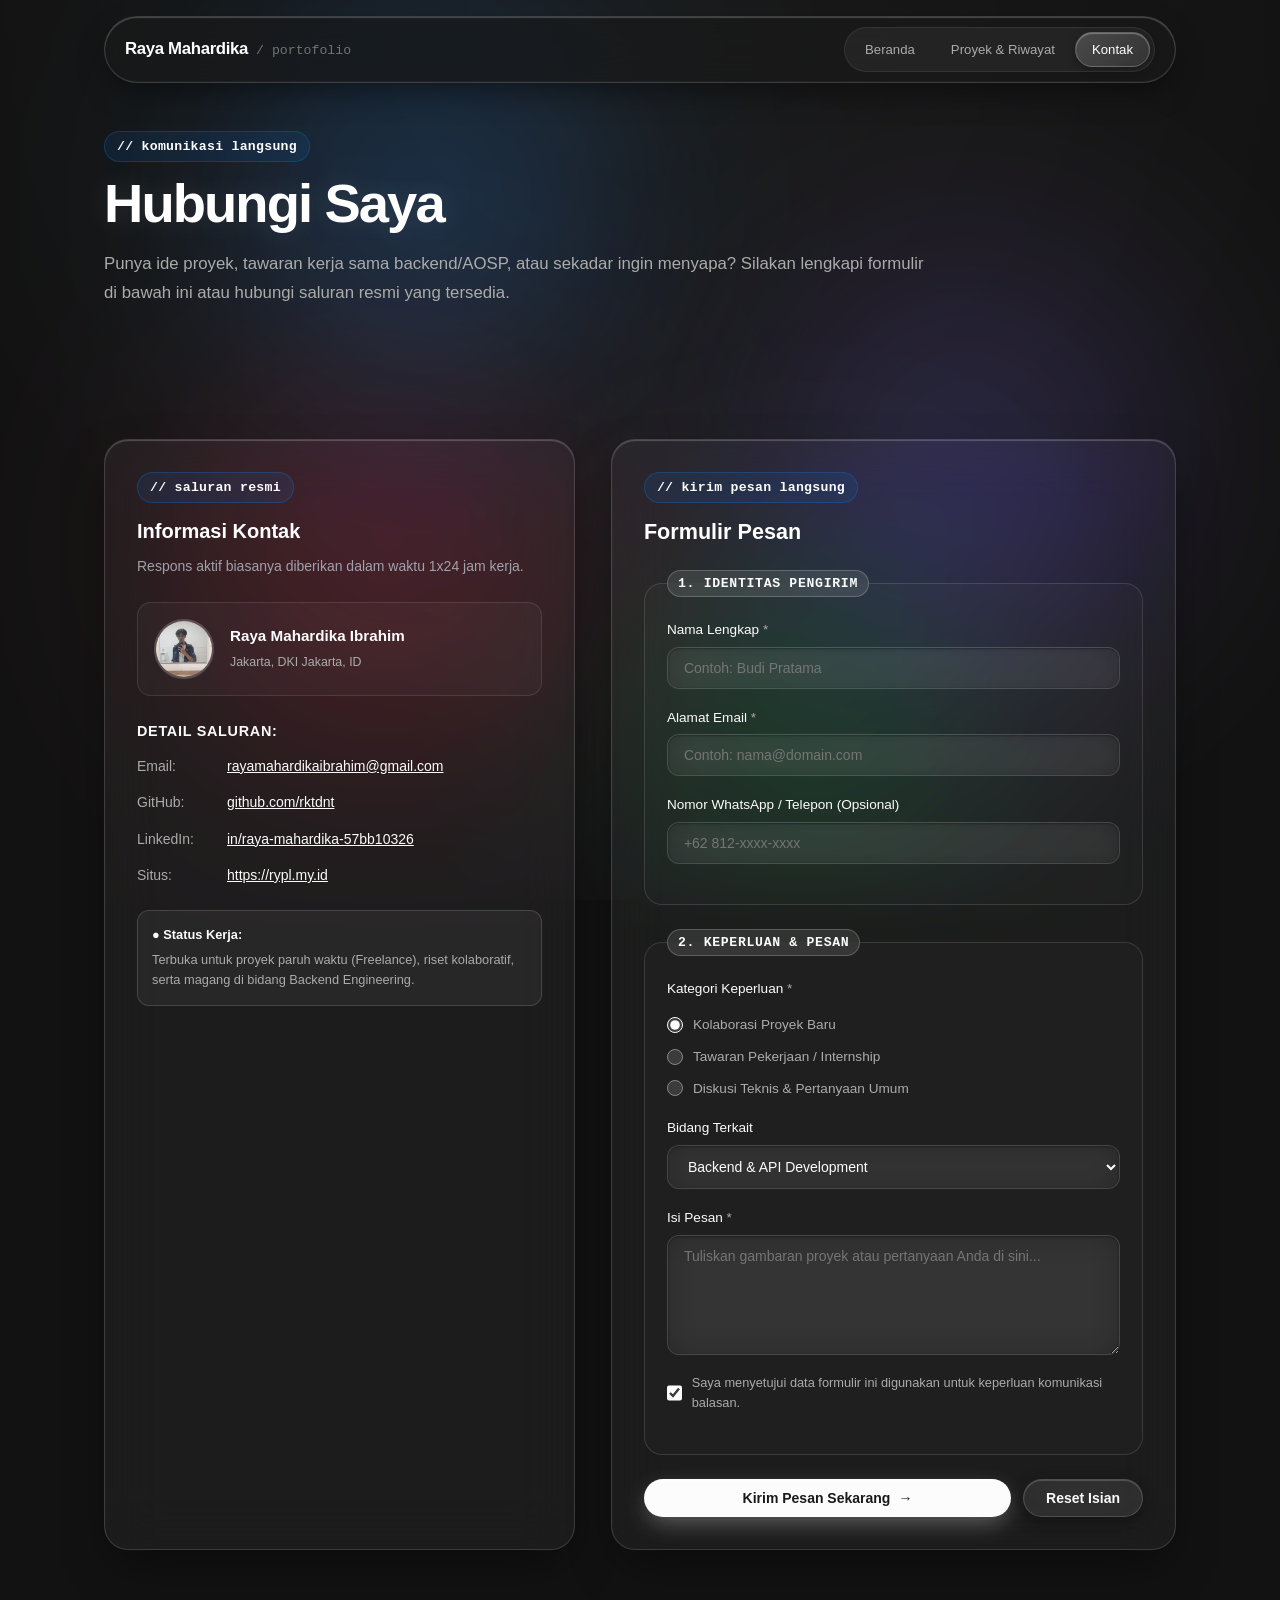
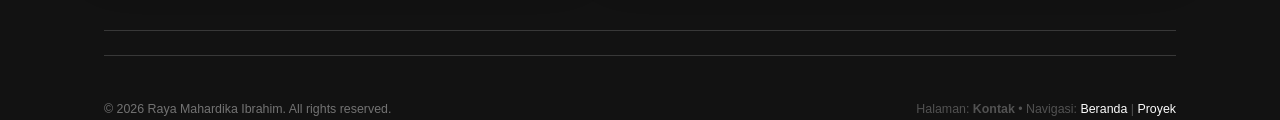
<file: kontak.html>
<!DOCTYPE html>
<html lang="id">
<head>
  <meta charset="UTF-8" />
  <meta name="viewport" content="width=device-width, initial-scale=1.0" />
  <title>Raya Mahardika Ibrahim — Kontak &amp; Formulir</title>
  
  <!-- CSS Eksternal -->
  <link rel="stylesheet" href="style.css" />

  <!-- CSS Internal (Khusus Halaman Formulir Kontak: Apple Liquid Glass) -->
  <style>
    /* Styling Internal: Khusus Elemen Form dan Input Bergaya Apple Liquid Glass */
    .contact-layout {
      display: grid;
      grid-template-columns: 1fr 1.2fr;
      gap: 36px;
      margin-top: 24px;
    }

    .form-container,
    .info-card {
      background: rgba(255, 255, 255, 0.045);
      backdrop-filter: blur(28px) saturate(190%);
      -webkit-backdrop-filter: blur(28px) saturate(190%);
      border: 1px solid rgba(255, 255, 255, 0.14);
      border-radius: 24px;
      box-shadow: 0 20px 48px -12px rgba(0, 0, 0, 0.5), inset 0 1px 1px rgba(255, 255, 255, 0.22);
      padding: 32px;
    }

    .info-card {
      display: flex;
      flex-direction: column;
      gap: 24px;
    }

    .contact-form fieldset {
      border: 1px solid rgba(255, 255, 255, 0.12);
      border-radius: 18px;
      padding: 22px;
      margin-bottom: 24px;
      background: rgba(255, 255, 255, 0.02);
    }

    .contact-form legend {
      color: #fcfcfc;
      font-size: 0.825rem;
      font-weight: 600;
      padding: 2px 10px;
      font-family: monospace;
      letter-spacing: 0.05em;
      background: rgba(255, 255, 255, 0.1);
      border: 1px solid rgba(255, 255, 255, 0.2);
      border-radius: 9999px;
    }

    .form-group {
      display: flex;
      flex-direction: column;
      gap: 6px;
      margin-bottom: 18px;
    }

    .form-label {
      font-size: 0.85rem;
      font-weight: 500;
      color: #fcfcfc;
    }

    .form-label .required {
      color: #ababab;
    }

    /* Styling Elemen Input, Select, dan Textarea Kaca */
    .form-input,
    .form-select,
    .form-textarea {
      width: 100%;
      padding: 12px 16px;
      background: rgba(255, 255, 255, 0.04);
      backdrop-filter: blur(16px);
      -webkit-backdrop-filter: blur(16px);
      border: 1px solid rgba(255, 255, 255, 0.12);
      border-radius: 12px;
      color: #fcfcfc;
      font-family: inherit;
      font-size: 0.875rem;
      transition: all 0.2s ease;
      box-sizing: border-box;
      box-shadow: inset 0 1px 2px rgba(0, 0, 0, 0.3);
    }

    .form-input:focus,
    .form-select:focus,
    .form-textarea:focus {
      outline: none;
      background: rgba(255, 255, 255, 0.07);
      border-color: #fcfcfc;
      box-shadow: 0 0 0 3px rgba(252, 252, 252, 0.25), inset 0 1px 1px rgba(255, 255, 255, 0.2);
    }

    .form-textarea {
      resize: vertical;
      min-height: 120px;
    }

    /* Radio dan Checkbox Grouping */
    .radio-group,
    .checkbox-group {
      display: flex;
      flex-direction: column;
      gap: 10px;
      margin-top: 8px;
    }

    .choice-label {
      display: flex;
      align-items: center;
      gap: 10px;
      font-size: 0.85rem;
      color: #ababab;
      cursor: pointer;
    }

    .choice-label input[type="radio"],
    .choice-label input[type="checkbox"] {
      accent-color: #fcfcfc;
      width: 16px;
      height: 16px;
      cursor: pointer;
    }

    @media (max-width: 860px) {
      .contact-layout {
        grid-template-columns: 1fr;
      }
    }
  </style>
</head>
<body>
  <!-- Ambient Liquid Background Layer -->
  <div class="liquid-ambient-bg" aria-hidden="true">
    <div class="liquid-orb orb-1"></div>
    <div class="liquid-orb orb-2"></div>
    <div class="liquid-orb orb-3"></div>
    <div class="liquid-orb orb-4"></div>
  </div>

  <div class="site-wrapper">
    <!-- Header & Navigasi Antar Halaman (HTML5 Semantic) -->
    <header class="navbar">
      <div class="nav-container">
        <a href="index.html" class="brand">
          <span class="brand-title">Raya Mahardika</span>
          <span class="brand-subtitle">/ portofolio</span>
        </a>
        <nav class="nav-links">
          <a href="index.html" class="nav-item">Beranda</a>
          <a href="proyek.html" class="nav-item">Proyek &amp; Riwayat</a>
          <a href="kontak.html" class="nav-item active">Kontak</a>
        </nav>
      </div>
    </header>

    <!-- Konten Utama (HTML5 Semantic: <main>) -->
    <main class="main-content">
      <!-- Section Pengantar -->
      <section class="section">
        <div class="section-label">// komunikasi langsung</div>
        <h1 class="hero-title">Hubungi Saya</h1>
        <p class="hero-bio">
          Punya ide proyek, tawaran kerja sama backend/AOSP, atau sekadar ingin menyapa? Silakan lengkapi formulir di bawah ini atau hubungi saluran resmi yang tersedia.
        </p>
      </section>

      <!-- Layout 2 Kolom: Info Kontak & Formulir Lengkap -->
      <section class="contact-layout">
        <!-- Kolom Kiri: Informasi Kontak & Image (HTML5 <aside>) -->
        <aside class="info-card">
          <div>
            <div class="section-label">// saluran resmi</div>
            <h2 style="color: #ffffff; font-size: 1.25rem; margin-bottom: 8px;">Informasi Kontak</h2>
            <p style="color: #a1a1aa; font-size: 0.875rem;">
              Respons aktif biasanya diberikan dalam waktu 1x24 jam kerja.
            </p>
          </div>

          <!-- Elemen Image Avatar Miniatura -->
          <div style="display: flex; align-items: center; gap: 16px; padding: 16px; background: rgba(255, 255, 255, 0.03); border-radius: 14px; border: 1px solid rgba(255, 255, 255, 0.1);">
            <img 
              src="avatar.png" 
              alt="Avatar Raya" 
              width="60" 
              height="60" 
              style="border-radius: 50%; border: 2px solid rgba(255, 255, 255, 0.2);"
            />
            <div>
              <strong style="color: #fcfcfc; font-size: 0.95rem; display: block;">Raya Mahardika Ibrahim</strong>
              <span style="color: #ababab; font-size: 0.775rem;">Jakarta, DKI Jakarta, ID</span>
            </div>
          </div>

          <!-- Elemen List: Kontak Cepat (<ul>) & Link (<a>) -->
          <div>
            <h3 style="color: #fcfcfc; font-size: 0.9rem; margin-bottom: 12px; text-transform: uppercase; letter-spacing: 0.05em;">Detail Saluran:</h3>
            <ul style="list-style: none; padding: 0; display: flex; flex-direction: column; gap: 14px; font-size: 0.875rem;">
              <li style="display: flex; gap: 10px;">
                <span style="color: #ababab; width: 80px;">Email:</span>
                <a href="mailto:rayamahardikaibrahim@gmail.com" style="color: #fcfcfc; text-decoration: underline;">
                  rayamahardikaibrahim@gmail.com
                </a>
              </li>
              <li style="display: flex; gap: 10px;">
                <span style="color: #ababab; width: 80px;">GitHub:</span>
                <a href="https://github.com/rktdnt" target="_blank" rel="noopener noreferrer" style="color: #fcfcfc; text-decoration: underline;">
                  github.com/rktdnt
                </a>
              </li>
              <li style="display: flex; gap: 10px;">
                <span style="color: #ababab; width: 80px;">LinkedIn:</span>
                <a href="https://linkedin.com/in/raya-mahardika-57bb10326" target="_blank" rel="noopener noreferrer" style="color: #fcfcfc; text-decoration: underline;">
                  in/raya-mahardika-57bb10326
                </a>
              </li>
              <li style="display: flex; gap: 10px;">
                <span style="color: #ababab; width: 80px;">Situs:</span>
                <a href="https://rypl.my.id" target="_blank" rel="noopener noreferrer" style="color: #fcfcfc; text-decoration: underline;">
                  https://rypl.my.id
                </a>
              </li>
            </ul>
          </div>

          <!-- CSS Inline Contoh 4: Box catatan ketersediaan -->
          <div style="background: rgba(255, 255, 255, 0.05); border: 1px solid rgba(255, 255, 255, 0.15); padding: 14px; border-radius: 12px;">
            <span style="color: #fcfcfc; font-size: 0.8rem; font-weight: 600; display: block; margin-bottom: 4px;">
              ● Status Kerja:
            </span>
            <p style="color: #ababab; font-size: 0.8rem; margin: 0;">
              Terbuka untuk proyek paruh waktu (Freelance), riset kolaboratif, serta magang di bidang Backend Engineering.
            </p>
          </div>
        </aside>

        <!-- Kolom Kanan: Elemen Form Lengkap dengan Input dan Button -->
        <article class="form-container">
          <div class="section-label">// kirim pesan langsung</div>
          <h2 style="color: #ffffff; font-size: 1.35rem; margin-bottom: 20px;">Formulir Pesan</h2>

          <!-- Elemen Form (HTML5 Semantic: <form>) -->
          <form class="contact-form" id="contact-form" onsubmit="handleFormSubmit(event)">
            <!-- Fieldset 1: Data Pengirim -->
            <fieldset>
              <legend>1. IDENTITAS PENGIRIM</legend>

              <div class="form-group">
                <label for="nama" class="form-label">
                  Nama Lengkap <span class="required">*</span>
                </label>
                <!-- Elemen Input (type="text") -->
                <input 
                  type="text" 
                  id="nama" 
                  name="nama" 
                  class="form-input" 
                  placeholder="Contoh: Budi Pratama" 
                  required 
                />
              </div>

              <div class="form-group">
                <label for="email" class="form-label">
                  Alamat Email <span class="required">*</span>
                </label>
                <!-- Elemen Input (type="email") -->
                <input 
                  type="email" 
                  id="email" 
                  name="email" 
                  class="form-input" 
                  placeholder="Contoh: nama@domain.com" 
                  required 
                />
              </div>

              <div class="form-group">
                <label for="telepon" class="form-label">
                  Nomor WhatsApp / Telepon (Opsional)
                </label>
                <!-- Elemen Input (type="tel") -->
                <input 
                  type="tel" 
                  id="telepon" 
                  name="telepon" 
                  class="form-input" 
                  placeholder="+62 812-xxxx-xxxx" 
                />
              </div>
            </fieldset>

            <!-- Fieldset 2: Keperluan & Detail Pesan -->
            <fieldset>
              <legend>2. KEPERLUAN &amp; PESAN</legend>

              <!-- Elemen Input Radio Group (type="radio") -->
              <div class="form-group">
                <span class="form-label">Kategori Keperluan <span class="required">*</span></span>
                <div class="radio-group">
                  <label class="choice-label">
                    <input type="radio" name="kategori" value="proyek" checked />
                    <span>Kolaborasi Proyek Baru</span>
                  </label>
                  <label class="choice-label">
                    <input type="radio" name="kategori" value="karir" />
                    <span>Tawaran Pekerjaan / Internship</span>
                  </label>
                  <label class="choice-label">
                    <input type="radio" name="kategori" value="diskusi" />
                    <span>Diskusi Teknis &amp; Pertanyaan Umum</span>
                  </label>
                </div>
              </div>

              <!-- Elemen Select Dropdown -->
              <div class="form-group">
                <label for="layanan" class="form-label">Bidang Terkait</label>
                <select id="layanan" name="layanan" class="form-select">
                  <option value="backend">Backend &amp; API Development</option>
                  <option value="database">Database Architecture &amp; Optimization</option>
                  <option value="aosp">Android / AOSP Custom ROM</option>
                  <option value="web">Fullstack Web App (Next.js / React)</option>
                  <option value="lainnya">Lainnya</option>
                </select>
              </div>

              <!-- Elemen Textarea -->
              <div class="form-group">
                <label for="pesan" class="form-label">
                  Isi Pesan <span class="required">*</span>
                </label>
                <textarea 
                  id="pesan" 
                  name="pesan" 
                  class="form-textarea" 
                  placeholder="Tuliskan gambaran proyek atau pertanyaan Anda di sini..." 
                  required
                ></textarea>
              </div>

              <!-- Elemen Input Checkbox (type="checkbox") -->
              <div class="form-group" style="margin-top: 10px;">
                <label class="choice-label">
                  <input type="checkbox" name="persetujuan" required checked />
                  <span style="font-size: 0.8rem;">Saya menyetujui data formulir ini digunakan untuk keperluan komunikasi balasan.</span>
                </label>
              </div>
            </fieldset>

            <!-- Aksi Tombol (Elemen Button & Input Submit/Reset) -->
            <div style="display: flex; gap: 12px; flex-wrap: wrap;">
              <!-- Elemen Button (type="submit") -->
              <button type="submit" class="btn btn-primary" style="flex: 1; justify-content: center;">
                <span>Kirim Pesan Sekarang</span>
                <span style="font-weight: bold;">&rarr;</span>
              </button>

              <!-- Elemen Button (type="reset") -->
              <button type="reset" class="btn btn-secondary">
                <span>Reset Isian</span>
              </button>
            </div>
          </form>
        </article>
      </section>
    </main>

    <!-- Footer Konsisten (HTML5 Semantic) -->
    <footer class="footer-section">
      <div class="divider"></div>
      <div class="copyright-row">
        <div class="copyright-text">
          &copy; <span id="current-year">2026</span> Raya Mahardika Ibrahim. All rights reserved.
        </div>
        <div class="tech-text">
          Halaman: <strong>Kontak</strong> &bull; Navigasi: <a href="index.html" style="color: #fcfcfc;">Beranda</a> | <a href="proyek.html" style="color: #fcfcfc;">Proyek</a>
        </div>
      </div>
    </footer>
  </div>

  <script>
    // Handler sederhana pengiriman form untuk memberikan feedback interaktif
    function handleFormSubmit(event) {
      event.preventDefault();
      const nama = document.getElementById('nama').value;
      alert('Terima kasih, ' + nama + '! Pesan Anda telah diterima (simulasi formulir). Kami akan segera membalas ke email Anda.');
      document.getElementById('contact-form').reset();
    }
  </script>
</body>
</html>
</file>
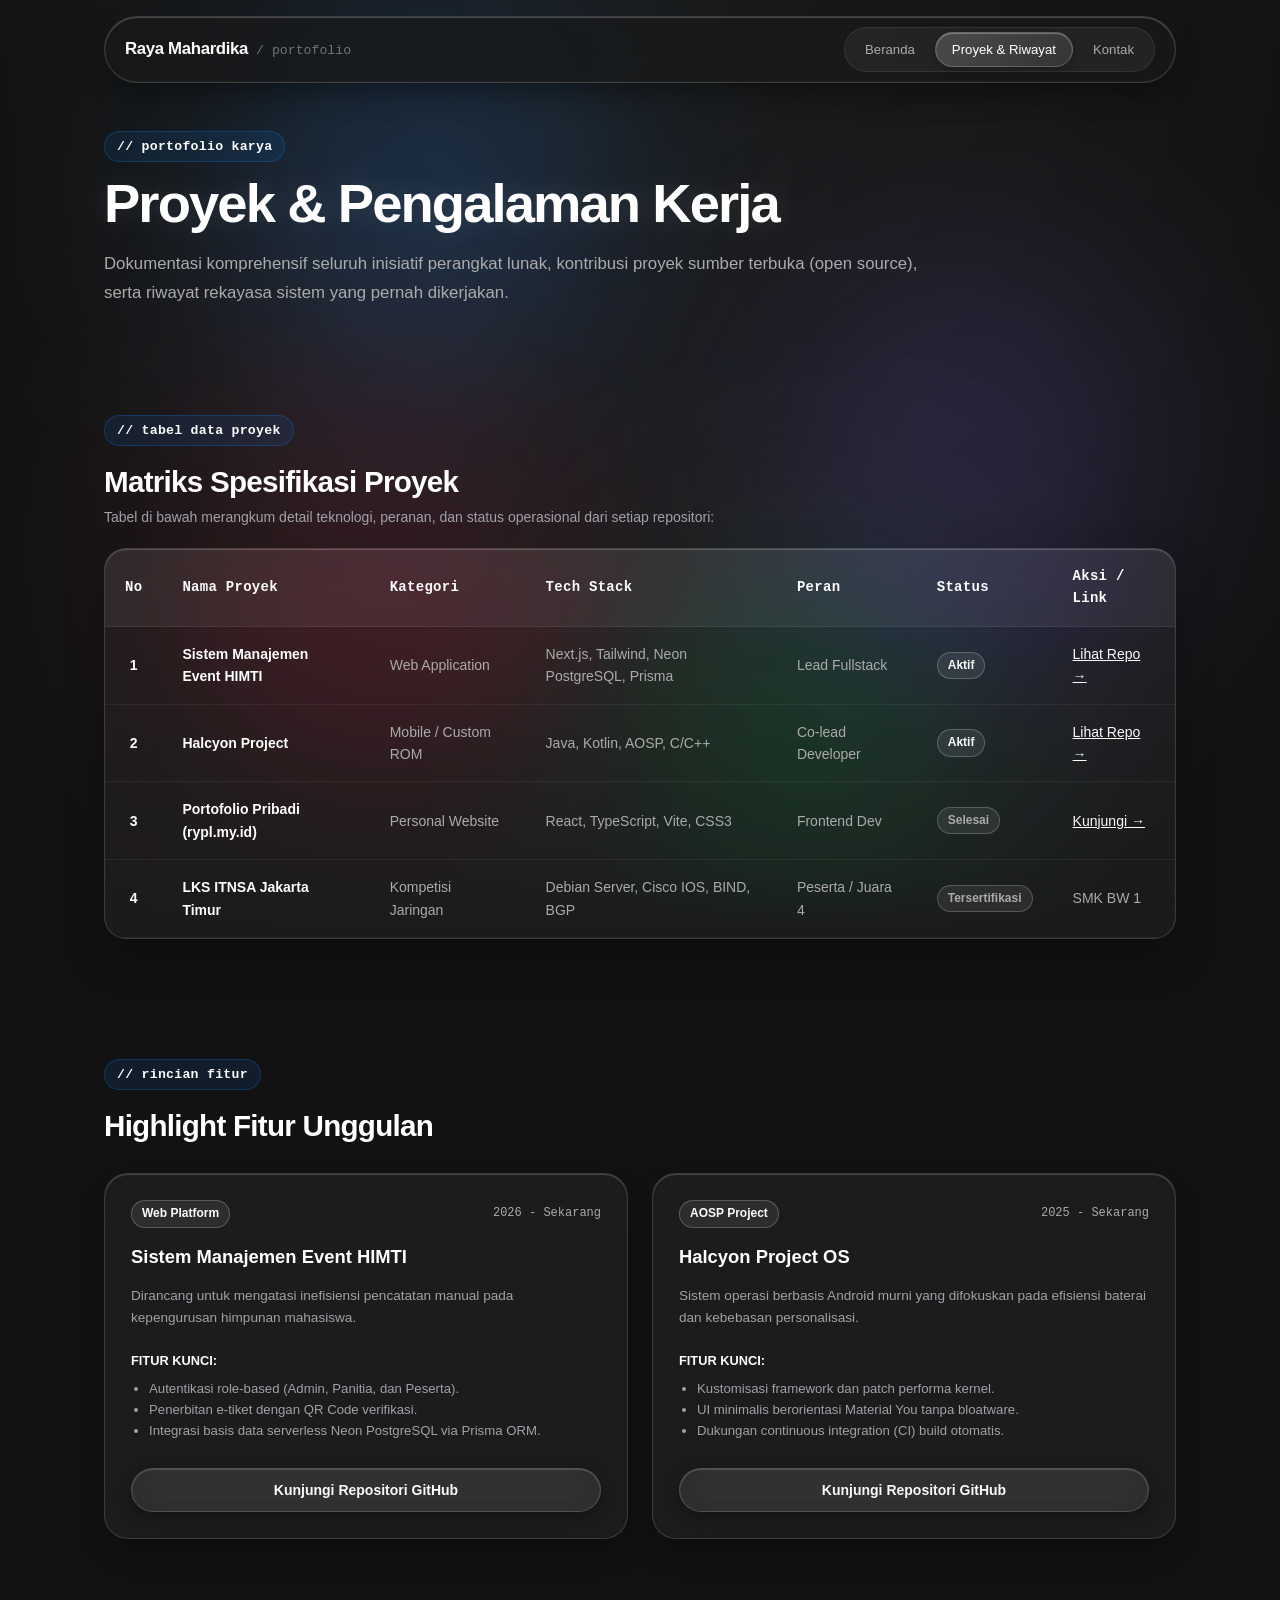
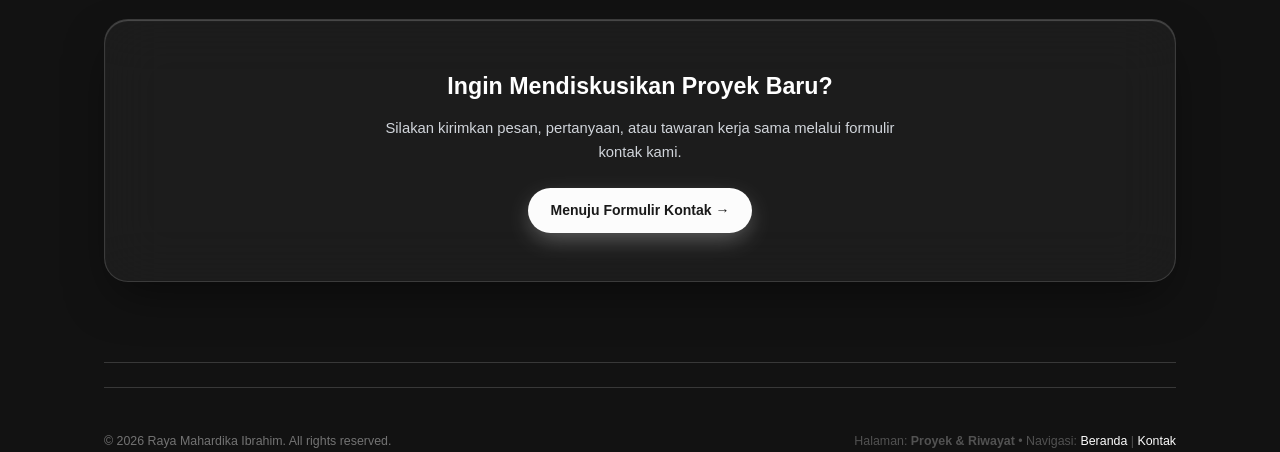
<file: proyek.html>
<!DOCTYPE html>
<html lang="id">
<head>
  <meta charset="UTF-8" />
  <meta name="viewport" content="width=device-width, initial-scale=1.0" />
  <title>Raya Mahardika Ibrahim — Proyek &amp; Riwayat</title>
  
  <!-- CSS Eksternal -->
  <link rel="stylesheet" href="style.css" />

  <!-- CSS Internal (Khusus Halaman Proyek & Tabel: Apple Liquid Glass) -->
  <style>
    .table-container {
      width: 100%;
      overflow-x: auto;
      margin-top: 20px;
      margin-bottom: 40px;
      border: 1px solid rgba(255, 255, 255, 0.14);
      border-radius: 22px;
      background: rgba(255, 255, 255, 0.04);
      backdrop-filter: blur(28px) saturate(190%);
      -webkit-backdrop-filter: blur(28px) saturate(190%);
      box-shadow: 0 20px 48px -12px rgba(0, 0, 0, 0.5), inset 0 1px 1px rgba(255, 255, 255, 0.22);
    }

    .project-table {
      width: 100%;
      border-collapse: collapse;
      text-align: left;
      font-size: 0.875rem;
    }

    .project-table th {
      background: rgba(255, 255, 255, 0.06);
      color: #fcfcfc;
      font-weight: 600;
      padding: 16px 20px;
      border-bottom: 1px solid rgba(255, 255, 255, 0.12);
      font-family: monospace;
      letter-spacing: 0.02em;
    }

    .project-table td {
      padding: 16px 20px;
      border-bottom: 1px solid rgba(255, 255, 255, 0.06);
      color: #ababab;
    }

    .project-table tbody tr:hover {
      background-color: rgba(255, 255, 255, 0.05);
    }

    .status-badge {
      display: inline-block;
      padding: 3px 10px;
      border-radius: 9999px;
      font-size: 0.75rem;
      font-weight: 600;
    }

    .status-active {
      background-color: rgba(255, 255, 255, 0.08);
      color: #fcfcfc;
      border: 1px solid rgba(255, 255, 255, 0.22);
    }

    .status-completed {
      background-color: rgba(255, 255, 255, 0.08);
      color: #ababab;
      border: 1px solid rgba(255, 255, 255, 0.2);
    }

    .project-showcase {
      display: grid;
      grid-template-columns: repeat(auto-fit, minmax(320px, 1fr));
      gap: 24px;
      margin-top: 24px;
    }

    .showcase-card {
      background: rgba(255, 255, 255, 0.045);
      backdrop-filter: blur(28px) saturate(190%);
      -webkit-backdrop-filter: blur(28px) saturate(190%);
      border: 1px solid rgba(255, 255, 255, 0.14);
      border-radius: 24px;
      box-shadow: 0 16px 36px -10px rgba(0, 0, 0, 0.45), inset 0 1px 1px rgba(255, 255, 255, 0.2);
      padding: 26px;
      display: flex;
      flex-direction: column;
      gap: 14px;
      transition: all 0.3s cubic-bezier(0.16, 1, 0.3, 1);
    }

    .showcase-card:hover {
      transform: translateY(-4px);
      background: rgba(255, 255, 255, 0.08);
      border-color: rgba(255, 255, 255, 0.28);
      box-shadow: 0 24px 50px -12px rgba(0, 0, 0, 0.65), inset 0 1px 2px rgba(255, 255, 255, 0.35);
    }
  </style>
</head>
<body>
  <!-- Ambient Liquid Background Layer -->
  <div class="liquid-ambient-bg" aria-hidden="true">
    <div class="liquid-orb orb-1"></div>
    <div class="liquid-orb orb-2"></div>
    <div class="liquid-orb orb-3"></div>
    <div class="liquid-orb orb-4"></div>
  </div>

  <div class="site-wrapper">
    <!-- Header & Navigasi Antar Halaman (HTML5 Semantic) -->
    <header class="navbar">
      <div class="nav-container">
        <a href="index.html" class="brand">
          <span class="brand-title">Raya Mahardika</span>
          <span class="brand-subtitle">/ portofolio</span>
        </a>
        <nav class="nav-links">
          <a href="index.html" class="nav-item">Beranda</a>
          <a href="proyek.html" class="nav-item active">Proyek &amp; Riwayat</a>
          <a href="kontak.html" class="nav-item">Kontak</a>
        </nav>
      </div>
    </header>

    <!-- Konten Utama (HTML5 Semantic: <main>) -->
    <main class="main-content">
      <!-- Section 1: Pengantar Halaman Proyek -->
      <section class="section">
        <div class="section-label">// portofolio karya</div>
        <h1 class="hero-title">Proyek &amp; Pengalaman Kerja</h1>
        <p class="hero-bio">
          Dokumentasi komprehensif seluruh inisiatif perangkat lunak, kontribusi proyek sumber terbuka (open source), serta riwayat rekayasa sistem yang pernah dikerjakan.
        </p>
      </section>

      <!-- Section 2: Elemen Table (Tabel Spesifikasi Proyek) -->
      <section class="section" id="table-section">
        <div class="section-label">// tabel data proyek</div>
        <h2 class="section-title">Matriks Spesifikasi Proyek</h2>
        <p style="color: #a1a1aa; font-size: 0.875rem; margin-bottom: 12px;">
          Tabel di bawah merangkum detail teknologi, peranan, dan status operasional dari setiap repositori:
        </p>

        <!-- Elemen Table dengan thead, tbody, th, td (HTML5 Semantic) -->
        <div class="table-container">
          <!-- CSS Inline Contoh 2: Min-width pada tabel untuk responsive scroll -->
          <table class="project-table" style="min-width: 650px;">
            <thead>
              <tr>
                <th style="width: 50px; text-align: center;">No</th>
                <th>Nama Proyek</th>
                <th>Kategori</th>
                <th>Tech Stack</th>
                <th>Peran</th>
                <th>Status</th>
                <th>Aksi / Link</th>
              </tr>
            </thead>
            <tbody>
              <tr>
                <td style="text-align: center; font-weight: bold; color: #ffffff;">1</td>
                <td><strong style="color: #ffffff;">Sistem Manajemen Event HIMTI</strong></td>
                <td>Web Application</td>
                <td>Next.js, Tailwind, Neon PostgreSQL, Prisma</td>
                <td>Lead Fullstack</td>
                <td><span class="status-badge status-active">Aktif</span></td>
                <td>
                  <a href="https://github.com/informatics-paramadina/events-himti" target="_blank" rel="noopener noreferrer" style="color: #fcfcfc; text-decoration: underline;">
                    Lihat Repo &rarr;
                  </a>
                </td>
              </tr>
              <tr>
                <td style="text-align: center; font-weight: bold; color: #ffffff;">2</td>
                <td><strong style="color: #ffffff;">Halcyon Project</strong></td>
                <td>Mobile / Custom ROM</td>
                <td>Java, Kotlin, AOSP, C/C++</td>
                <td>Co-lead Developer</td>
                <td><span class="status-badge status-active">Aktif</span></td>
                <td>
                  <a href="https://github.com/halcyonproject" target="_blank" rel="noopener noreferrer" style="color: #fcfcfc; text-decoration: underline;">
                    Lihat Repo &rarr;
                  </a>
                </td>
              </tr>
              <tr>
                <td style="text-align: center; font-weight: bold; color: #ffffff;">3</td>
                <td><strong style="color: #ffffff;">Portofolio Pribadi (rypl.my.id)</strong></td>
                <td>Personal Website</td>
                <td>React, TypeScript, Vite, CSS3</td>
                <td>Frontend Dev</td>
                <td><span class="status-badge status-completed">Selesai</span></td>
                <td>
                  <a href="https://rypl.my.id" target="_blank" rel="noopener noreferrer" style="color: #fcfcfc; text-decoration: underline;">
                    Kunjungi &rarr;
                  </a>
                </td>
              </tr>
              <tr>
                <td style="text-align: center; font-weight: bold; color: #ffffff;">4</td>
                <td><strong style="color: #ffffff;">LKS ITNSA Jakarta Timur</strong></td>
                <td>Kompetisi Jaringan</td>
                <td>Debian Server, Cisco IOS, BIND, BGP</td>
                <td>Peserta / Juara 4</td>
                <td><span class="status-badge status-completed">Tersertifikasi</span></td>
                <td>
                  <span style="color: #ababab;">SMK BW 1</span>
                </td>
              </tr>
            </tbody>
          </table>
        </div>
      </section>

      <!-- Section 3: Detail Kartu Proyek dengan List Fitur (<ul>) -->
      <section class="section" id="detail-proyek">
        <div class="section-label">// rincian fitur</div>
        <h2 class="section-title">Highlight Fitur Unggulan</h2>

        <div class="project-showcase">
          <!-- Kartu Proyek 1 -->
          <article class="showcase-card">
            <div style="display: flex; align-items: center; justify-content: space-between;">
              <span class="status-badge status-active">Web Platform</span>
              <!-- CSS Inline: Styling teks tanggal -->
              <span style="font-size: 0.75rem; color: #ababab; font-family: monospace;">2026 - Sekarang</span>
            </div>
            
            <h3 style="color: #ffffff; font-size: 1.15rem; margin: 0;">Sistem Manajemen Event HIMTI</h3>
            <p style="color: #a1a1aa; font-size: 0.85rem; line-height: 1.6; margin: 0;">
              Dirancang untuk mengatasi inefisiensi pencatatan manual pada kepengurusan himpunan mahasiswa.
            </p>

            <!-- Elemen List (<ul>): Fitur-fitur -->
            <div style="margin-top: 4px;">
              <strong style="color: #fcfcfc; font-size: 0.8rem; text-transform: uppercase;">Fitur Kunci:</strong>
              <ul style="color: #a1a1aa; font-size: 0.825rem; padding-left: 18px; margin-top: 6px; line-height: 1.6;">
                <li>Autentikasi role-based (Admin, Panitia, dan Peserta).</li>
                <li>Penerbitan e-tiket dengan QR Code verifikasi.</li>
                <li>Integrasi basis data serverless Neon PostgreSQL via Prisma ORM.</li>
              </ul>
            </div>

            <div style="margin-top: auto; padding-top: 12px;">
              <!-- Elemen Link Bergaya Button -->
              <a href="https://github.com/informatics-paramadina/events-himti" target="_blank" rel="noopener noreferrer" class="btn btn-secondary" style="width: 100%; justify-content: center;">
                <span>Kunjungi Repositori GitHub</span>
              </a>
            </div>
          </article>

          <!-- Kartu Proyek 2 -->
          <article class="showcase-card">
            <div style="display: flex; align-items: center; justify-content: space-between;">
              <span class="status-badge status-active">AOSP Project</span>
              <span style="font-size: 0.75rem; color: #ababab; font-family: monospace;">2025 - Sekarang</span>
            </div>

            <h3 style="color: #ffffff; font-size: 1.15rem; margin: 0;">Halcyon Project OS</h3>
            <p style="color: #a1a1aa; font-size: 0.85rem; line-height: 1.6; margin: 0;">
              Sistem operasi berbasis Android murni yang difokuskan pada efisiensi baterai dan kebebasan personalisasi.
            </p>

            <!-- Elemen List (<ul>): Fitur-fitur -->
            <div style="margin-top: 4px;">
              <strong style="color: #fcfcfc; font-size: 0.8rem; text-transform: uppercase;">Fitur Kunci:</strong>
              <ul style="color: #a1a1aa; font-size: 0.825rem; padding-left: 18px; margin-top: 6px; line-height: 1.6;">
                <li>Kustomisasi framework dan patch performa kernel.</li>
                <li>UI minimalis berorientasi Material You tanpa bloatware.</li>
                <li>Dukungan continuous integration (CI) build otomatis.</li>
              </ul>
            </div>

            <div style="margin-top: auto; padding-top: 12px;">
              <!-- Elemen Link Bergaya Button -->
              <a href="https://github.com/halcyonproject" target="_blank" rel="noopener noreferrer" class="btn btn-secondary" style="width: 100%; justify-content: center;">
                <span>Kunjungi Repositori GitHub</span>
              </a>
            </div>
          </article>
        </div>
      </section>

      <!-- Section Navigasi Lanjutan -->
      <section class="section" style="text-align: center; padding: 48px 24px; background: rgba(255, 255, 255, 0.045); backdrop-filter: blur(28px) saturate(190%); -webkit-backdrop-filter: blur(28px) saturate(190%); border-radius: 24px; border: 1px solid rgba(255, 255, 255, 0.14); box-shadow: 0 20px 48px -12px rgba(0, 0, 0, 0.5), inset 0 1px 1px rgba(255, 255, 255, 0.22);">
        <h2 style="color: #ffffff; font-size: 1.45rem; margin-bottom: 12px; font-weight: 700;">Ingin Mendiskusikan Proyek Baru?</h2>
        <p style="color: #d1d5db; font-size: 0.925rem; max-width: 550px; margin: 0 auto 24px auto; line-height: 1.6;">
          Silakan kirimkan pesan, pertanyaan, atau tawaran kerja sama melalui formulir kontak kami.
        </p>
        <a href="kontak.html" class="btn btn-primary">
          <span>Menuju Formulir Kontak &rarr;</span>
        </a>
      </section>
    </main>

    <!-- Footer Konsisten (HTML5 Semantic) -->
    <footer class="footer-section">
      <div class="divider"></div>
      <div class="copyright-row">
        <div class="copyright-text">
          &copy; 2026 Raya Mahardika Ibrahim. All rights reserved.
        </div>
        <div class="tech-text">
          Halaman: <strong>Proyek &amp; Riwayat</strong> &bull; Navigasi: <a href="index.html" style="color: #fcfcfc;">Beranda</a> | <a href="kontak.html" style="color: #fcfcfc;">Kontak</a>
        </div>
      </div>
    </footer>
  </div>
</body>
</html>
</file>
<file: style.css>
/* ==========================================================================
   Raya Mahardika — Portfolio Stylesheet
   Theme: Apple Liquid Glass & Android Monet Monochrome
   ========================================================================== */

:root {
  /* Android Monet Monochrome Palette (from user image) */
  --palette-light: #fcfcfc;     /* Kuadran Atas: Putih Bersih */
  --palette-silver: #ababab;    /* Kuadran Kanan Bawah: Perak Abu-Abu */
  --palette-charcoal: #525252;  /* Kuadran Kiri Bawah: Arang Gelap */
  --palette-dark: #191919;      /* Latar Belakang Ubin Palet */

  --bg-canvas: #121212;
  --bg-glass-base: rgba(255, 255, 255, 0.045);
  --bg-glass-surface: rgba(255, 255, 255, 0.075);
  --bg-glass-elevated: rgba(255, 255, 255, 0.11);
  --bg-glass-dock: rgba(25, 25, 25, 0.78);
  --bg-pill: rgba(255, 255, 255, 0.08);

  /* Specular Rim Light & Borders */
  --border-glass-subtle: rgba(255, 255, 255, 0.08);
  --border-glass-rim: rgba(255, 255, 255, 0.16);
  --border-glass-bright: rgba(255, 255, 255, 0.32);
  --border-glass-active: rgba(252, 252, 252, 0.6);

  /* Liquid Glass Shadows */
  --shadow-glass-sm: 0 4px 16px rgba(0, 0, 0, 0.3), inset 0 1px 1px rgba(255, 255, 255, 0.18);
  --shadow-glass-md: 0 12px 32px -6px rgba(0, 0, 0, 0.45), inset 0 1px 1px rgba(255, 255, 255, 0.22), inset 0 -1px 1px rgba(255, 255, 255, 0.04);
  --shadow-glass-lg: 0 24px 48px -12px rgba(0, 0, 0, 0.6), inset 0 1px 2px rgba(255, 255, 255, 0.28), inset 0 -1px 1px rgba(255, 255, 255, 0.05);
  --shadow-glass-hover: 0 30px 60px -15px rgba(0, 0, 0, 0.7), inset 0 1px 2px rgba(255, 255, 255, 0.4);

  /* Typography Colors strictly from palette */
  --text-primary: #fcfcfc;
  --text-secondary: #ababab;
  --text-muted: #737373;
  --text-dim: #525252;

  /* Accents strictly from palette */
  --accent-blue: #fcfcfc;
  --accent-sky: #ababab;
  --accent-purple: #d4d4d4;
  --accent-indigo: #e5e5e5;
  --accent-emerald: #ababab;
  --accent-rose: #525252;
  --accent-amber: #ababab;

  /* Typography */
  --font-sans: -apple-system, BlinkMacSystemFont, "SF Pro Display", "SF Pro Text", "Inter", "Segoe UI", Roboto, sans-serif;
  --font-mono: "SF Mono", "JetBrains Mono", "Fira Code", monospace;

  /* Corner Radii (Smooth Apple Curvature) */
  --radius-xs: 6px;
  --radius-sm: 10px;
  --radius-md: 16px;
  --radius-lg: 22px;
  --radius-xl: 28px;
  --radius-full: 9999px;

  /* Transitions */
  --transition-fast: 0.15s cubic-bezier(0.16, 1, 0.3, 1);
  --transition-normal: 0.3s cubic-bezier(0.16, 1, 0.3, 1);
  --transition-bounce: 0.4s cubic-bezier(0.34, 1.56, 0.64, 1);
}

/* ==========================================================================
   Base Reset & Glass Setup
   ========================================================================== */
*, *::before, *::after {
  box-sizing: border-box;
  margin: 0;
  padding: 0;
}

html {
  scroll-behavior: smooth;
  color-scheme: dark;
}

body {
  background-color: var(--bg-canvas);
  color: var(--text-primary);
  font-family: var(--font-sans);
  line-height: 1.6;
  -webkit-font-smoothing: antialiased;
  -moz-osx-font-smoothing: grayscale;
  min-height: 100vh;
  overflow-x: hidden;
  position: relative;
}

::selection {
  background-color: rgba(10, 132, 255, 0.4);
  color: #ffffff;
}

a {
  color: inherit;
  text-decoration: none;
  transition: all var(--transition-fast);
}

/* ==========================================================================
   Ambient Liquid Background Layer (Apple Glass Refraction Canvas)
   ========================================================================== */
.liquid-ambient-bg {
  position: fixed;
  inset: 0;
  pointer-events: none;
  z-index: -1;
  overflow: hidden;
  background-color: var(--bg-canvas);
}

.liquid-ambient-bg::before {
  content: "";
  position: absolute;
  inset: 0;
  background: radial-gradient(circle at 50% 0%, rgba(255, 255, 255, 0.035) 0%, transparent 70%);
  pointer-events: none;
}

.liquid-orb {
  position: absolute;
  border-radius: 50%;
  filter: blur(90px);
  opacity: 0.6;
  mix-blend-mode: screen;
  animation: float-liquid 22s ease-in-out infinite alternate;
  will-change: transform;
}

.orb-1 {
  top: -8%;
  left: 12%;
  width: 540px;
  height: 540px;
  background: radial-gradient(circle, rgba(10, 132, 255, 0.45) 0%, rgba(10, 132, 255, 0.05) 70%, transparent 100%);
  animation-duration: 22s;
}

.orb-2 {
  top: 22%;
  right: 5%;
  width: 500px;
  height: 500px;
  background: radial-gradient(circle, rgba(94, 92, 230, 0.42) 0%, rgba(191, 90, 242, 0.1) 70%, transparent 100%);
  animation-duration: 26s;
  animation-delay: -6s;
}

.orb-3 {
  bottom: 8%;
  left: 8%;
  width: 560px;
  height: 560px;
  background: radial-gradient(circle, rgba(255, 55, 95, 0.28) 0%, rgba(255, 55, 95, 0.05) 70%, transparent 100%);
  animation-duration: 24s;
  animation-delay: -12s;
}

.orb-4 {
  top: 55%;
  right: 20%;
  width: 440px;
  height: 440px;
  background: radial-gradient(circle, rgba(48, 209, 88, 0.28) 0%, rgba(100, 210, 255, 0.08) 70%, transparent 100%);
  animation-duration: 30s;
  animation-delay: -18s;
}

@keyframes float-liquid {
  0% {
    transform: translate(0, 0) scale(1);
  }
  33% {
    transform: translate(45px, -35px) scale(1.08);
  }
  66% {
    transform: translate(-35px, 40px) scale(0.95);
  }
  100% {
    transform: translate(25px, 20px) scale(1.04);
  }
}

/* ==========================================================================
   Layout Wrapper
   ========================================================================== */
.site-wrapper {
  max-width: 1120px;
  margin: 0 auto;
  padding: 0 24px;
  position: relative;
}

/* ==========================================================================
   Apple Floating VisionOS Dock / Navigation Bar
   ========================================================================== */
.navbar {
  position: sticky;
  top: 16px;
  z-index: 100;
  margin: 16px auto 32px auto;
  max-width: 1120px;
  background: var(--bg-glass-dock);
  backdrop-filter: blur(32px) saturate(200%);
  -webkit-backdrop-filter: blur(32px) saturate(200%);
  border: 1px solid var(--border-glass-rim);
  box-shadow: var(--shadow-glass-md);
  border-radius: var(--radius-full);
  padding: 10px 20px;
}

.nav-container {
  display: flex;
  align-items: center;
  justify-content: space-between;
}

.brand {
  display: inline-flex;
  align-items: baseline;
  gap: 8px;
}

.brand-title {
  font-size: 1.05rem;
  font-weight: 700;
  letter-spacing: -0.02em;
  color: #ffffff;
  transition: color var(--transition-fast);
}

.brand:hover .brand-title {
  color: var(--accent-blue);
  text-shadow: 0 0 16px rgba(10, 132, 255, 0.4);
}

.brand-subtitle {
  font-size: 0.825rem;
  color: var(--text-muted);
  font-family: var(--font-mono);
}

.nav-links {
  display: flex;
  align-items: center;
  gap: 4px;
  background: rgba(255, 255, 255, 0.05);
  padding: 4px;
  border-radius: var(--radius-full);
  border: 1px solid var(--border-glass-subtle);
}

.nav-item {
  padding: 6px 16px;
  font-size: 0.825rem;
  font-weight: 500;
  color: var(--text-secondary);
  border-radius: var(--radius-full);
  transition: all var(--transition-fast);
}

.nav-item:hover {
  color: #ffffff;
  background: rgba(255, 255, 255, 0.08);
}

.nav-item.active {
  background: linear-gradient(135deg, rgba(255, 255, 255, 0.18) 0%, rgba(255, 255, 255, 0.08) 100%);
  color: #ffffff;
  border: 1px solid rgba(255, 255, 255, 0.2);
  box-shadow: inset 0 1px 1px rgba(255, 255, 255, 0.3), 0 2px 10px rgba(0, 0, 0, 0.3);
}

/* ==========================================================================
   Common Section Styles
   ========================================================================== */
.main-content {
  padding: 16px 0 80px 0;
  display: flex;
  flex-direction: column;
  gap: 80px;
}

.section {
  scroll-margin-top: 100px;
}

.section-label {
  font-family: var(--font-mono);
  font-size: 0.825rem;
  font-weight: 600;
  color: var(--accent-blue);
  margin-bottom: 12px;
  letter-spacing: 0.02em;
  display: inline-flex;
  align-items: center;
  gap: 6px;
  padding: 4px 12px;
  background: rgba(10, 132, 255, 0.1);
  border: 1px solid rgba(10, 132, 255, 0.25);
  border-radius: var(--radius-full);
}

/* ==========================================================================
   Hero / Beranda
   ========================================================================== */
.hero-title {
  font-size: clamp(2.2rem, 5.5vw, 3.4rem);
  font-weight: 800;
  letter-spacing: -0.035em;
  line-height: 1.1;
  color: #ffffff;
  margin-bottom: 16px;
  text-shadow: 0 0 30px rgba(255, 255, 255, 0.12);
}

.hero-bio {
  font-size: 1.05rem;
  color: var(--text-secondary);
  max-width: 820px;
  line-height: 1.7;
  margin-bottom: 28px;
}

/* ==========================================================================
   Project Cards (Apple Liquid Glass Grid)
   ========================================================================== */
.section-title {
  font-size: 1.85rem;
  font-weight: 700;
  letter-spacing: -0.025em;
  color: #ffffff;
}


/* ==========================================================================
   Buttons (Apple Vision Liquid Glass Buttons)
   ========================================================================== */
.btn {
  display: inline-flex;
  align-items: center;
  justify-content: center;
  gap: 8px;
  padding: 10px 22px;
  border-radius: var(--radius-full);
  font-size: 0.875rem;
  font-weight: 600;
  cursor: pointer;
  transition: all var(--transition-fast);
  border: none;
  text-decoration: none;
}

.btn-primary {
  background: #fcfcfc;
  color: #191919;
  border: 1px solid rgba(255, 255, 255, 0.6);
  box-shadow: 
    inset 0 1px 1px rgba(255, 255, 255, 0.7),
    0 8px 24px -4px rgba(252, 252, 252, 0.35);
}

.btn-primary:hover {
  background: #e5e5e5;
  transform: translateY(-2px);
  box-shadow: 
    inset 0 1px 1px rgba(255, 255, 255, 0.85),
    0 12px 30px -4px rgba(252, 252, 252, 0.5);
}

.btn-secondary {
  background: rgba(255, 255, 255, 0.07);
  backdrop-filter: blur(20px);
  -webkit-backdrop-filter: blur(20px);
  color: #fcfcfc;
  border: 1px solid var(--border-glass-rim);
  box-shadow: var(--shadow-glass-sm);
}

.btn-secondary:hover {
  background: rgba(255, 255, 255, 0.12);
  border-color: var(--border-glass-bright);
  color: #ffffff;
  transform: translateY(-2px);
  box-shadow: var(--shadow-glass-md);
}

/* ==========================================================================
   Apple Glass Form Elements (kontak.php)
   ========================================================================== */
.form-container,
.info-card {
  background: var(--bg-glass-base);
  backdrop-filter: blur(28px) saturate(190%);
  -webkit-backdrop-filter: blur(28px) saturate(190%);
  border: 1px solid var(--border-glass-rim);
  border-radius: var(--radius-xl);
  box-shadow: var(--shadow-glass-md);
  padding: 32px;
}

.contact-form fieldset {
  border: 1px solid var(--border-glass-rim);
  border-radius: var(--radius-md);
  padding: 22px;
  margin-bottom: 24px;
  background: rgba(255, 255, 255, 0.02);
}

.contact-form legend {
  color: var(--accent-blue);
  font-size: 0.825rem;
  font-weight: 600;
  padding: 0 10px;
  font-family: var(--font-mono);
  letter-spacing: 0.05em;
  background: rgba(10, 132, 255, 0.1);
  border: 1px solid rgba(10, 132, 255, 0.25);
  border-radius: var(--radius-full);
}

.form-input,
.form-select,
.form-textarea {
  width: 100%;
  padding: 12px 16px;
  background: rgba(255, 255, 255, 0.04);
  backdrop-filter: blur(16px);
  -webkit-backdrop-filter: blur(16px);
  border: 1px solid var(--border-glass-rim);
  border-radius: var(--radius-sm);
  color: #ffffff;
  font-family: inherit;
  font-size: 0.875rem;
  box-shadow: inset 0 1px 2px rgba(0, 0, 0, 0.35);
  transition: all var(--transition-fast);
}

.form-input:focus,
.form-select:focus,
.form-textarea:focus {
  outline: none;
  background: rgba(255, 255, 255, 0.07);
  border-color: var(--accent-blue);
  box-shadow: 0 0 0 3px rgba(10, 132, 255, 0.25), inset 0 1px 1px rgba(255, 255, 255, 0.2);
}

.form-textarea {
  resize: vertical;
  min-height: 120px;
}

/* ==========================================================================
   Apple Glass Tables (proyek.php)
   ========================================================================== */
.table-container {
  width: 100%;
  overflow-x: auto;
  margin-top: 20px;
  margin-bottom: 40px;
  border: 1px solid var(--border-glass-rim);
  border-radius: var(--radius-lg);
  background: var(--bg-glass-base);
  backdrop-filter: blur(28px) saturate(190%);
  -webkit-backdrop-filter: blur(28px) saturate(190%);
  box-shadow: var(--shadow-glass-md);
}

.project-table {
  width: 100%;
  border-collapse: collapse;
  text-align: left;
  font-size: 0.875rem;
}

.project-table th {
  background: rgba(255, 255, 255, 0.06);
  color: var(--accent-blue);
  font-weight: 600;
  padding: 14px 20px;
  border-bottom: 1px solid var(--border-glass-rim);
  font-family: var(--font-mono);
  letter-spacing: 0.02em;
}

.project-table td {
  padding: 14px 20px;
  border-bottom: 1px solid var(--border-glass-subtle);
  color: var(--text-secondary);
}

.project-table tbody tr:hover {
  background-color: rgba(255, 255, 255, 0.04);
}

.status-badge {
  display: inline-block;
  padding: 3px 10px;
  border-radius: var(--radius-full);
  font-size: 0.75rem;
  font-weight: 600;
}

.status-active {
  background: rgba(255, 255, 255, 0.08);
  color: #fcfcfc;
  border: 1px solid rgba(255, 255, 255, 0.22);
}

.status-completed {
  background: rgba(255, 255, 255, 0.08);
  color: #ababab;
  border: 1px solid rgba(255, 255, 255, 0.2);
}

/* ==========================================================================
   Footer
   ========================================================================== */
.footer-section {
  display: flex;
  flex-direction: column;
  gap: 28px;
  padding-top: 24px;
  border-top: 1px solid var(--border-glass-rim);
}

.divider {
  width: 100%;
  height: 1px;
  background-color: var(--border-glass-rim);
}


.copyright-row {
  display: flex;
  justify-content: space-between;
  align-items: center;
  flex-wrap: wrap;
  gap: 12px;
  padding-top: 16px;
  font-size: 0.775rem;
}

.copyright-text {
  color: var(--text-muted);
}

.tech-text {
  color: var(--text-dim);
}

/* ==========================================================================
   Responsive Breakpoints
   ========================================================================== */
@media (max-width: 600px) {
  .site-wrapper {
    padding: 0 16px;
  }

  .navbar {
    padding: 8px 14px;
    margin-top: 10px;
  }

  .hero-title {
    font-size: 1.95rem;
  }

  .copyright-row {
    flex-direction: column;
    align-items: flex-start;
    gap: 6px;
  }
}
</file>
